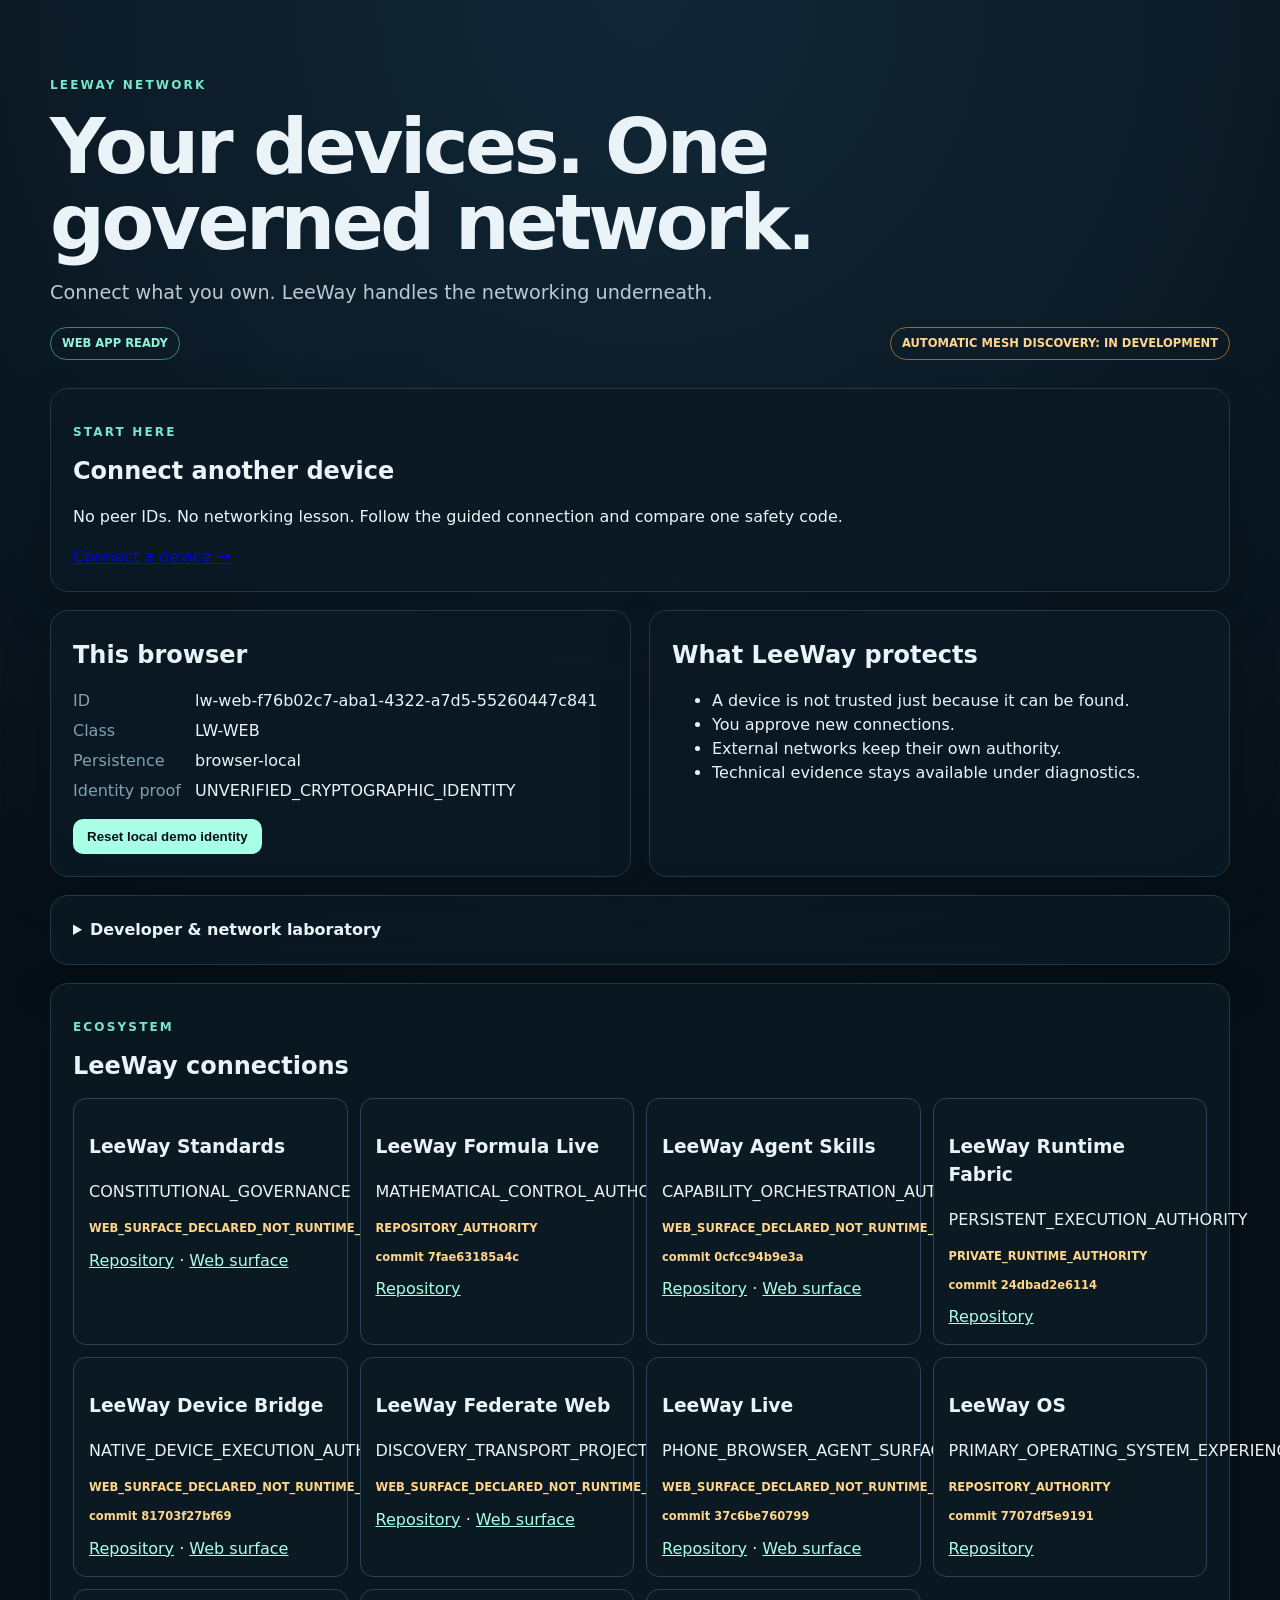
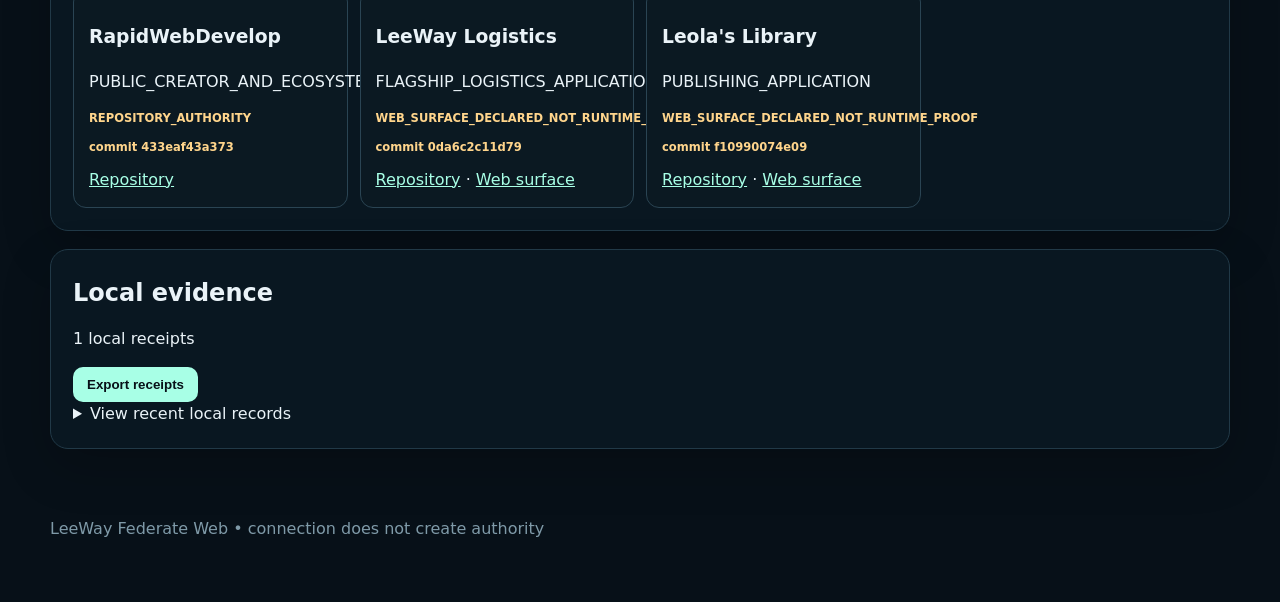
<file: index.html>
<!--
LEEWAY HEADER — DO NOT REMOVE
REGION: UI
TAG: UI.FEDERATE.WEB.INDEX
AUTHORITY: LeeWay-Standards
DISCOVERY_PIPELINE: Voice → Intent → Location → Vertical → Ranking → Render
5WH: WHAT=Human-first LeeWay network entry; WHY=Make connection understandable without removing evidence; WHO=Leeway Industries / Agent Lee; WHERE=index.html; WHEN=2026-09-24; HOW=Progressive disclosure
CHAIN: Standards → Integrated → Runtime → Projections
LICENSE: PROPRIETARY
-->
<!doctype html><html lang="en"><head><meta charset="utf-8"><meta name="viewport" content="width=device-width,initial-scale=1"><meta name="theme-color" content="#071018"><title>LeeWay Network</title><meta name="description" content="Connect devices and explore the LeeWay Federate Web"><link rel="manifest" href="./manifest.webmanifest"><link rel="stylesheet" href="./assets/styles.css"></head><body>
<header class="hero"><p class="eyebrow">LEEWAY NETWORK</p><h1>Your devices. One governed network.</h1><p class="lede">Connect what you own. LeeWay handles the networking underneath.</p><div class="status-row"><span class="pill implemented">WEB APP READY</span><span class="pill proposed">AUTOMATIC MESH DISCOVERY: IN DEVELOPMENT</span></div></header>
<main><section class="panel"><p class="eyebrow">START HERE</p><h2>Connect another device</h2><p>No peer IDs. No networking lesson. Follow the guided connection and compare one safety code.</p><a href="./connect.html">Connect a device →</a></section>
<section class="grid two"><article class="panel"><h2>This browser</h2><dl id="node-state"></dl><button id="rotate-id">Reset local demo identity</button></article><article class="panel"><h2>What LeeWay protects</h2><ul><li>A device is not trusted just because it can be found.</li><li>You approve new connections.</li><li>External networks keep their own authority.</li><li>Technical evidence stays available under diagnostics.</li></ul></article></section>
<details class="panel"><summary><strong>Developer & network laboratory</strong></summary><p>The sections below are engineering surfaces. They are not required to connect an ordinary device.</p><p><a href="./peer.html">Open advanced peer diagnostics</a></p><section><div class="section-head"><div><p class="eyebrow">FEDERATION LAB</p><h2>Topology and path decision</h2></div><button id="run-lab">Run governed lab</button></div><p>This lab uses synthetic telemetry and is not a claim of live Formula execution.</p><div id="lab-results" class="lab-results"></div></section></details>
<section class="panel"><div class="section-head"><div><p class="eyebrow">ECOSYSTEM</p><h2>LeeWay connections</h2></div></div><div id="ecosystem" class="cards"></div></section>
<section class="panel"><h2>Local evidence</h2><p id="receipt-count">0 local receipts</p><button id="export-receipts">Export receipts</button><details><summary>View recent local records</summary><pre id="receipt-preview"></pre></details></section></main>
<footer><p>LeeWay Federate Web • connection does not create authority</p></footer><script src="./src/service-worker-client.js"></script><script type="module" src="./src/main.js"></script></body></html>
</file>
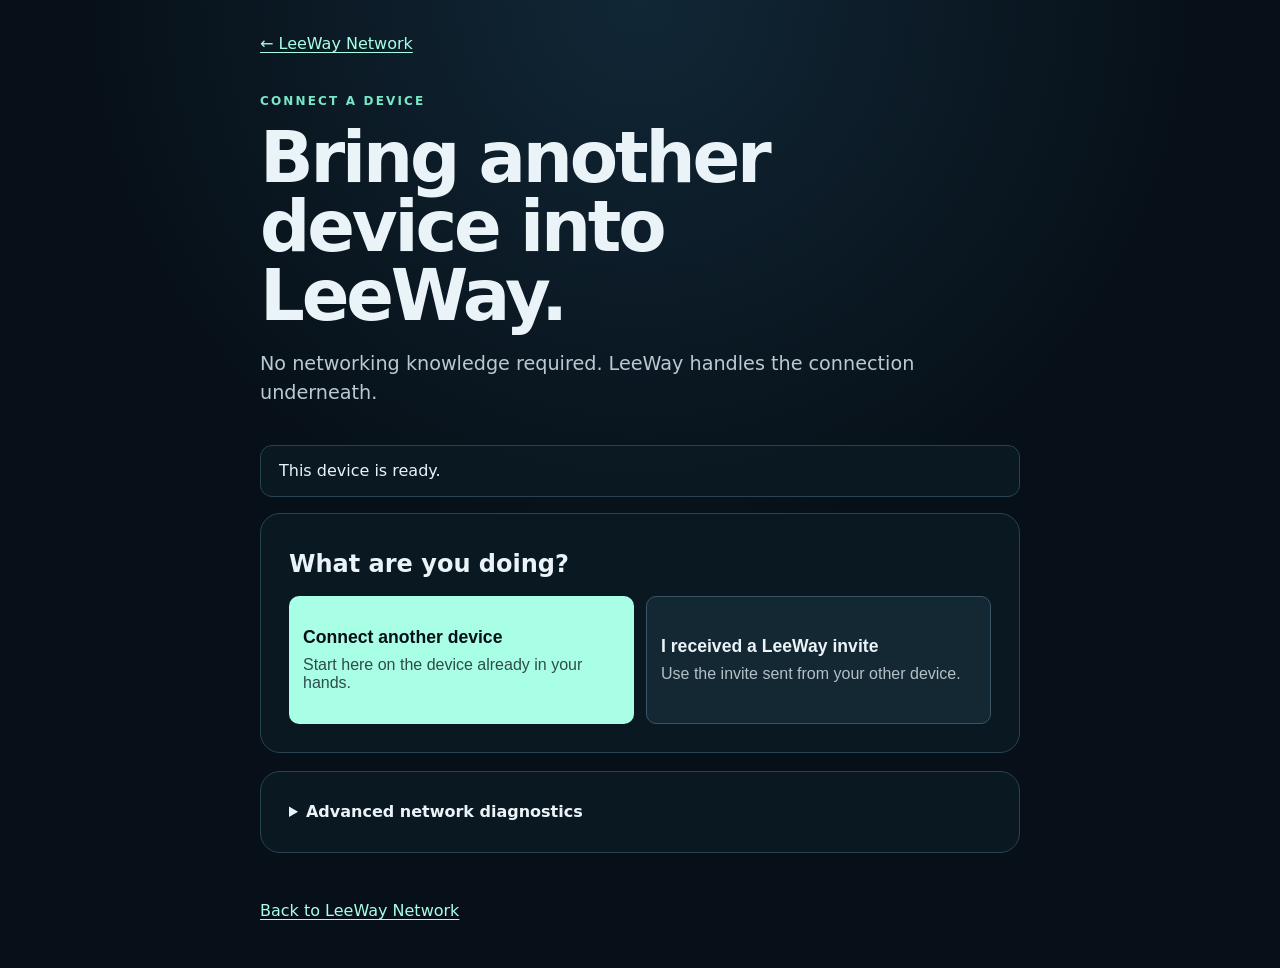
<file: connect.html>
<!doctype html>
<!--
LEEWAY HEADER — DO NOT REMOVE
REGION: UI
TAG: UI.FEDERATE.CONNECT
AUTHORITY: LeeWay-Standards
DISCOVERY_PIPELINE: Voice → Intent → Location → Vertical → Ranking → Render
5WH:
WHAT = Plain-language LeeWay device connection experience
WHY = Hide protocol mechanics from ordinary users while preserving explicit authorization
WHO = Leeway Industries / Agent Lee System Engineer
WHERE = connect.html
WHEN = 2026-09-24
HOW = Progressive disclosure over the verified WebRTC peer engine
CHAIN: Standards → Integrated → Runtime → Projections
LICENSE: PROPRIETARY
-->
<html lang="en"><head><meta charset="utf-8"><meta name="viewport" content="width=device-width,initial-scale=1">
<meta name="theme-color" content="#071018"><meta name="description" content="Connect another device to LeeWay">
<title>Connect a Device | LeeWay</title><link rel="stylesheet" href="./assets/styles.css"><link rel="stylesheet" href="./assets/connect.css"></head>
<body><header class="connect-header"><a class="back-link" href="./">← LeeWay Network</a><p class="eyebrow">CONNECT A DEVICE</p>
<h1>Bring another device into LeeWay.</h1><p class="lede">No networking knowledge required. LeeWay handles the connection underneath.</p></header>
<main class="connect-main">
<div id="notice" class="notice" role="status" aria-live="polite">This device is ready.</div>
<div id="error" class="notice error" role="alert" hidden></div>
<section class="connect-card" aria-labelledby="choice-title" id="choice">
<h2 id="choice-title">What are you doing?</h2><div class="choice-grid">
<button class="choice" id="start"><strong>Connect another device</strong><span>Start here on the device already in your hands.</span></button>
<button class="choice secondary" id="receive"><strong>I received a LeeWay invite</strong><span>Use the invite sent from your other device.</span></button>
</div></section>

<section class="connect-card step" id="invite-step" hidden aria-labelledby="invite-title">
<p class="step-number">STEP 1 OF 2</p><h2 id="invite-title">Send the invite to your other device</h2>
<p>Use Share on your phone, or copy it and send it to yourself privately.</p>
<div class="button-row"><button id="share-invite">Share invite</button><button class="secondary-button" id="copy-invite">Copy invite</button></div>
<p class="hint">Keep the invite private. It expires automatically.</p>
<h3>When the other device sends approval back</h3>
<label for="trusted-answer-peer">Trusted approving device ID (copy from the other device over a separate trusted channel)</label><input id="trusted-answer-peer" autocomplete="off" spellcheck="false" placeholder="lw-peer-…" required><p class="hint">The signed approval alone does not establish who sent it. Confirm the full ID independently before finishing.</p>
<label for="approval-input">Paste the approval here</label><textarea id="approval-input" rows="4" autocomplete="off" spellcheck="false" placeholder="Paste the LeeWay approval"></textarea>
<button id="check-approval">Check approval</button>
<div id="approval-review" class="review" hidden>
<p>Both devices should show the same safety code:</p><output id="approval-code" class="safety-code" aria-label="Safety code"></output>
<label class="confirm"><input id="approval-match" type="checkbox"> The safety code matches the other device.</label>
<button id="finish" disabled>Finish connection</button></div>
</section>

<section class="connect-card step" id="receive-step" hidden aria-labelledby="receive-title">
<p class="step-number">STEP 1 OF 2</p><h2 id="receive-title">Paste the invite from your other device</h2>
<label for="trusted-peer">Trusted sending device ID (copy from the other device over a separate trusted channel)</label><input id="trusted-peer" autocomplete="off" spellcheck="false" placeholder="lw-peer-…" required><p class="hint">The signed invite alone does not establish who sent it. Confirm the full ID independently before allowing a connection.</p><label for="invite-input">LeeWay invite</label><textarea id="invite-input" rows="4" autocomplete="off" spellcheck="false" placeholder="Paste the LeeWay invite"></textarea>
<button id="check-invite">Continue</button>
<div id="invite-review" class="review" hidden>
<h3>Connection request found</h3><p>LeeWay verified that the invite has not been changed.</p>
<button id="allow">Allow this connection</button></div>
<div id="return-approval" class="review" hidden>
<p class="step-number">STEP 2 OF 2</p><h3>Send this approval back</h3>
<p>Compare this safety code with the first device before it finishes connecting:</p>
<output id="invite-code" class="safety-code" aria-label="Safety code"></output>
<div class="button-row"><button id="share-approval">Share approval</button><button class="secondary-button" id="copy-approval">Copy approval</button></div>
<p class="hint">Keep this screen open until the other device says Connected.</p></div>
</section>

<section class="connect-card connected" id="connected" hidden aria-labelledby="connected-title">
<div class="success-mark" aria-hidden="true">✓</div><h2 id="connected-title">Connected to LeeWay</h2>
<p>Your two devices now have an encrypted direct data connection.</p>
<div class="connection-facts"><span>Status</span><strong>Connected</strong><span>Connection</span><strong>Encrypted</strong></div>
<label for="test-message">Send a quick test</label><div class="message-row"><input id="test-message" value="Hello from LeeWay" maxlength="200"><button id="send-test">Send</button></div>
<p id="message-status" aria-live="polite"></p><button class="secondary-button" id="disconnect">Disconnect</button>
</section>

<details class="advanced"><summary>Advanced network diagnostics</summary>
<p>For developers and troubleshooting only. Normal users do not need these values.</p>
<dl><dt>Signing identity</dt><dd id="advanced-id">Loading…</dd><dt>Transport state</dt><dd id="advanced-state">Idle</dd><dt>Partner</dt><dd id="advanced-peer">Not connected</dd></dl>
<p><a href="./peer.html">Open full engineering console</a></p></details>
</main><footer><a href="./">Back to LeeWay Network</a></footer><script src="./src/service-worker-client.js"></script><script type="module" src="./src/connect.js"></script></body></html>
</file>
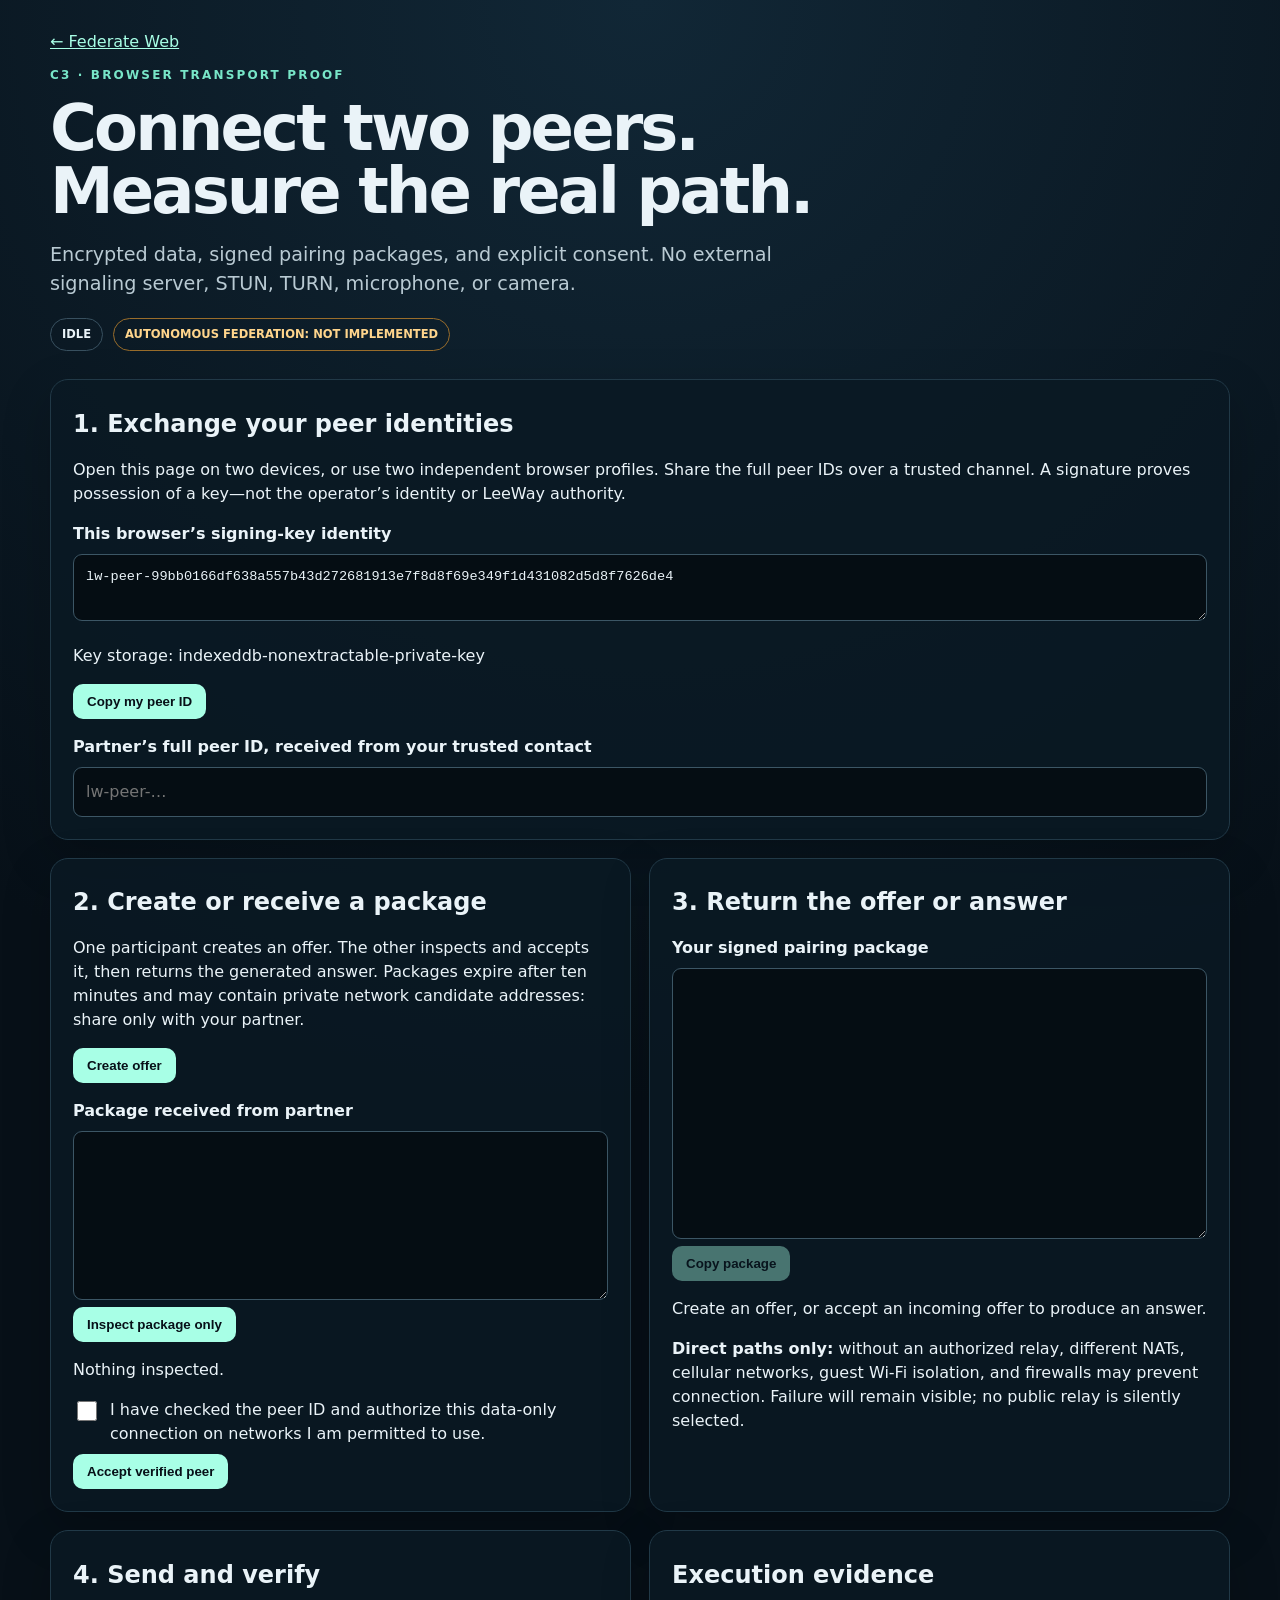
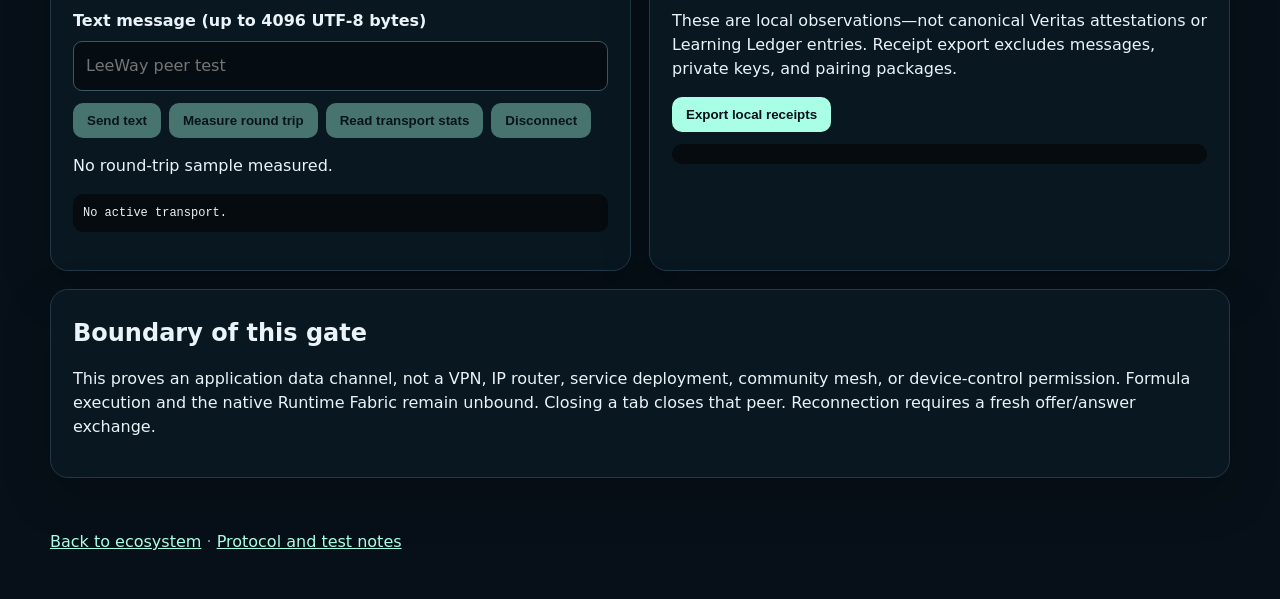
<file: peer.html>
<!doctype html>
<!-- LEEWAY HEADER — DO NOT REMOVE
REGION: UI
TAG: UI.FEDERATE.PEER.INDEX
AUTHORITY: LeeWay-Standards
AUTHORIZED_ROLES: Creator; Agent Lee within approved browser transport scope
DISCOVERY_PIPELINE: Voice → Intent → Location → Vertical → Ranking → Render
5WH:
WHAT = Manual peer connection proof surface
WHY = Exercise real browser data transport with explicit peer consent
WHO = Leeway Industries / Agent Lee System Engineer
WHERE = peer.html
WHEN = 2026-09-24
HOW = Native browser WebRTC and WebCrypto; no hosted signaling or ICE services
CHAIN: Standards → Integrated → Runtime → Projections
LICENSE: PROPRIETARY (see LICENSE.md) -->
<html lang="en"><head><meta charset="utf-8"><meta name="viewport" content="width=device-width,initial-scale=1">
<meta name="theme-color" content="#071018"><meta name="referrer" content="no-referrer">
<title>Peer Connection | LeeWay Federate Web</title>
<link rel="stylesheet" href="./assets/styles.css"><link rel="stylesheet" href="./assets/peer.css"></head>
<body>
<header class="hero peer-hero"><a href="./">← Federate Web</a><p class="eyebrow">C3 · BROWSER TRANSPORT PROOF</p>
<h1>Connect two peers.<br>Measure the real path.</h1>
<p class="lede">Encrypted data, signed pairing packages, and explicit consent. No external signaling server, STUN, TURN, microphone, or camera.</p>
<div class="status-row"><span class="pill" id="connection-state" role="status">INITIALIZING</span><span class="pill proposed">AUTONOMOUS FEDERATION: NOT IMPLEMENTED</span></div></header>
<main>
<div id="error" class="panel error" role="alert" hidden></div>
<section class="panel"><h2>1. Exchange your peer identities</h2>
<p>Open this page on two devices, or use two independent browser profiles. Share the full peer IDs over a trusted channel. A signature proves possession of a key—not the operator’s identity or LeeWay authority.</p>
<label for="peer-id">This browser’s signing-key identity</label><textarea id="peer-id" rows="2" readonly aria-label="Your peer identity"></textarea>
<p id="identity-storage"></p><button id="copy-id" disabled>Copy my peer ID</button>
<label for="expected-peer">Partner’s full peer ID, received from your trusted contact</label><input id="expected-peer" autocomplete="off" spellcheck="false" placeholder="lw-peer-…">
</section>
<section class="grid two">
<article class="panel"><h2>2. Create or receive a package</h2>
<p>One participant creates an offer. The other inspects and accepts it, then returns the generated answer. Packages expire after ten minutes and may contain private network candidate addresses: share only with your partner.</p>
<button id="create-offer" disabled>Create offer</button>
<label for="incoming">Package received from partner</label><textarea id="incoming" rows="7" spellcheck="false" autocomplete="off"></textarea>
<button id="inspect" disabled>Inspect package only</button><p id="inspection" role="status">Nothing inspected.</p>
<label class="consent"><input type="checkbox" id="consent"> I have checked the peer ID and authorize this data-only connection on networks I am permitted to use.</label>
<button id="accept" disabled>Accept verified peer</button>
</article>
<article class="panel"><h2>3. Return the offer or answer</h2>
<label for="outgoing">Your signed pairing package</label><textarea id="outgoing" rows="12" readonly spellcheck="false"></textarea>
<button id="copy-package" disabled>Copy package</button><p id="pairing-instructions" role="status">Create an offer, or accept an incoming offer to produce an answer.</p>
<p><strong>Direct paths only:</strong> without an authorized relay, different NATs, cellular networks, guest Wi-Fi isolation, and firewalls may prevent connection. Failure will remain visible; no public relay is silently selected.</p>
</article></section>
<section class="grid two"><article class="panel"><h2>4. Send and verify</h2>
<label for="message">Text message (up to 4096 UTF-8 bytes)</label><input id="message" autocomplete="off" placeholder="LeeWay peer test">
<div class="button-row"><button id="send" disabled>Send text</button><button id="ping" disabled>Measure round trip</button><button id="stats" disabled>Read transport stats</button><button id="disconnect" disabled>Disconnect</button></div>
<p id="round-trip" role="status">No round-trip sample measured.</p><pre id="transport-stats">No active transport.</pre>
<ul id="messages" aria-live="polite" aria-label="Peer messages"></ul>
</article><article class="panel"><h2>Execution evidence</h2>
<p>These are local observations—not canonical Veritas attestations or Learning Ledger entries. Receipt export excludes messages, private keys, and pairing packages.</p>
<button id="export">Export local receipts</button><pre id="events" aria-live="polite"></pre>
</article></section>
<section class="panel"><h2>Boundary of this gate</h2><p>This proves an application data channel, not a VPN, IP router, service deployment, community mesh, or device-control permission. Formula execution and the native Runtime Fabric remain unbound. Closing a tab closes that peer. Reconnection requires a fresh offer/answer exchange.</p></section>
</main><footer><a href="./">Back to ecosystem</a> · <a href="./docs/PEER-CONNECTION.md">Protocol and test notes</a></footer>
<script src="./src/service-worker-client.js"></script><script type="module" src="./src/peer.js"></script></body></html>
</file>
<file: assets/styles.css>
/*
LEEWAY HEADER — DO NOT REMOVE
REGION: UI
TAG: UI.FEDERATE.WEB.STYLES
AUTHORITY: LeeWay-Standards
DISCOVERY_PIPELINE: Voice → Intent → Location → Vertical → Ranking → Render
5WH: WHAT=Federate Web styles; WHY=Readable evidence and topology UI; WHO=Leeway Industries; WHERE=assets/styles.css; WHEN=2026-09-24; HOW=Native CSS
CHAIN: Standards → Integrated → Runtime → Projections
LICENSE: PROPRIETARY
*/
:root{font-family:Inter,ui-sans-serif,system-ui,-apple-system,Segoe UI,sans-serif;color:#eaf3f8;background:#071018;line-height:1.5}*{box-sizing:border-box}body{margin:0;background:radial-gradient(circle at top,#112736,#071018 48%);min-height:100vh}.hero,main,footer{width:min(1180px,calc(100% - 32px));margin:auto}.hero{padding:64px 0 28px}h1{font-size:clamp(2.2rem,6vw,5.4rem);line-height:.98;margin:.2em 0;max-width:1000px;letter-spacing:-.045em}h2{margin:.15em 0 .6em}.lede{font-size:1.2rem;max-width:760px;color:#b9cad3}.eyebrow{letter-spacing:.18em;font-size:.75rem;font-weight:800;color:#78e6c8}.status-row,.section-head{display:flex;gap:10px;flex-wrap:wrap;align-items:center;justify-content:space-between}.pill{border:1px solid #38505f;border-radius:999px;padding:7px 11px;font-size:.72rem;font-weight:800}.implemented{border-color:#2d8e74;color:#8ff4d7}.proposed{border-color:#996d2b;color:#ffd58c}main{display:grid;gap:18px;padding-bottom:42px}.grid.two{display:grid;grid-template-columns:repeat(2,minmax(0,1fr));gap:18px}.panel{background:rgba(10,25,35,.86);border:1px solid #213947;border-radius:18px;padding:22px;box-shadow:0 18px 50px rgba(0,0,0,.2)}button{background:#a8ffe6;color:#071018;border:0;border-radius:10px;padding:10px 14px;font-weight:800;cursor:pointer}dl{display:grid;grid-template-columns:max-content 1fr;gap:6px 14px}dt{color:#82a0b0}dd{margin:0;overflow-wrap:anywhere}.cards{display:grid;grid-template-columns:repeat(auto-fit,minmax(220px,1fr));gap:12px}.card{padding:15px;border:1px solid #2a4453;border-radius:13px;background:#0b1922}.card a{color:#a8ffe6}.state{font-size:.72rem;font-weight:800;color:#ffd58c}.lab-results{display:grid;gap:8px;margin-top:14px}.route{display:flex;justify-content:space-between;gap:12px;padding:10px 12px;background:#09151d;border-radius:10px;border:1px solid #1d3542}.winner{border-color:#51b99b}pre{max-height:240px;overflow:auto;background:#050b0f;padding:10px;border-radius:10px;font-size:.75rem}footer{padding:10px 0 45px;color:#7f9aa8}@media(max-width:760px){.grid.two{grid-template-columns:1fr}.hero{padding-top:38px}}
</file>
<file: assets/connect.css>
/*
LEEWAY HEADER — DO NOT REMOVE
REGION: UI
TAG: UI.FEDERATE.CONNECT.STYLES
AUTHORITY: LeeWay-Standards
5WH: WHAT=Human connection UI styles; WHY=Plain mobile-first device setup; WHO=Leeway Industries; WHERE=assets/connect.css; WHEN=2026-09-24; HOW=Native responsive CSS
CHAIN: Standards → Integrated → Runtime → Projections
LICENSE: PROPRIETARY
*/
.connect-header,.connect-main,body>footer{width:min(760px,calc(100% - 28px));margin-inline:auto}.connect-header{padding:32px 0 18px}.connect-header h1{font-size:clamp(2.1rem,8vw,4.4rem);max-width:720px}.connect-header a,body>footer a,.advanced a{color:#a8ffe6;text-decoration-thickness:1px;text-underline-offset:3px}.back-link{display:inline-block;margin-bottom:24px}.connect-main{display:grid;gap:16px;padding-bottom:36px}.connect-card,.notice,.advanced{background:rgba(10,25,35,.92);border:1px solid #294451;border-radius:20px;padding:clamp(18px,4vw,28px)}.notice{padding:13px 18px;border-radius:12px}.notice.error{border-color:#b86d4b;color:#ffd5c3}.choice-grid{display:grid;grid-template-columns:1fr 1fr;gap:12px}.choice{min-height:128px;text-align:left;display:flex;flex-direction:column;justify-content:center;gap:8px;font-size:1rem}.choice strong{font-size:1.1rem}.choice span{font-weight:500;opacity:.75}.choice.secondary,.secondary-button{background:#132833;color:#eaf3f8;border:1px solid #395566}.step-number{font-size:.74rem;letter-spacing:.15em;color:#78e6c8;font-weight:800}.hint{color:#9bb1bd;font-size:.92rem}.review{margin-top:18px;padding-top:18px;border-top:1px solid #294451}.safety-code{display:block;font:800 clamp(1.8rem,8vw,3rem)/1.2 ui-monospace,monospace;letter-spacing:.12em;margin:12px 0 18px;color:#a8ffe6}.confirm{display:flex;align-items:flex-start;gap:10px;margin:12px 0}.confirm input{width:22px;height:22px;flex:none}.success-mark{width:58px;height:58px;border-radius:50%;display:grid;place-items:center;background:#a8ffe6;color:#071018;font-size:2rem;font-weight:900}.connection-facts{display:grid;grid-template-columns:1fr auto;gap:8px 16px;background:#071018;padding:14px;border-radius:12px;margin:18px 0}.message-row{display:grid;grid-template-columns:1fr auto;gap:8px}input:not([type=checkbox]),textarea{width:100%;min-width:0;background:#071018;color:#eaf3f8;border:1px solid #3c5665;border-radius:10px;padding:12px;font:inherit}textarea{font-family:ui-monospace,monospace;font-size:.86rem;resize:vertical}input::placeholder,textarea::placeholder{color:#8098a5}button:focus-visible,a:focus-visible,input:focus-visible,textarea:focus-visible,summary:focus-visible{outline:3px solid #ffd58c;outline-offset:3px}.advanced{margin-top:2px}.advanced summary{cursor:pointer;font-weight:800}.advanced dl{grid-template-columns:130px 1fr}.advanced dd{word-break:break-all}.button-row{display:flex;flex-wrap:wrap;gap:8px}
@media(max-width:620px){.choice-grid{grid-template-columns:1fr}.choice{min-height:105px}.message-row{grid-template-columns:1fr}.message-row button{width:100%}.button-row>*{flex:1}.advanced dl{grid-template-columns:1fr}.advanced dt{margin-top:8px}}
@media(prefers-reduced-motion:reduce){*{scroll-behavior:auto!important;transition:none!important;animation:none!important}}
</file>
<file: assets/peer.css>
/* LEEWAY HEADER — DO NOT REMOVE
REGION: UI
TAG: UI.FEDERATE.PEER.STYLES
AUTHORITY: LeeWay-Standards
AUTHORIZED_ROLES: Creator; Agent Lee within approved browser transport scope
DISCOVERY_PIPELINE: Voice → Intent → Location → Vertical → Ranking → Render
5WH:
WHAT = Manual peer connection proof surface
WHY = Exercise real browser data transport with explicit peer consent
WHO = Leeway Industries / Agent Lee System Engineer
WHERE = assets/peer.css
WHEN = 2026-09-24
HOW = Native browser WebRTC and WebCrypto; no hosted signaling or ICE services
CHAIN: Standards → Integrated → Runtime → Projections
LICENSE: PROPRIETARY (see LICENSE.md) */
.peer-hero{padding-top:30px}.peer-hero h1{font-size:clamp(2rem,5vw,4rem)}
a{color:#a8ffe6}label{display:block;font-weight:650;margin:16px 0 8px}
input:not([type=checkbox]),textarea{width:100%;min-width:0;background:#050d13;color:#eaf3f8;border:1px solid #3c5665;border-radius:9px;padding:12px;font:inherit;resize:vertical}
textarea{font-family:ui-monospace,monospace;font-size:.85rem;overflow-wrap:anywhere}.button-row{display:flex;flex-wrap:wrap;gap:8px;margin-top:12px}
button:disabled{opacity:.4;cursor:not-allowed}button:focus-visible,a:focus-visible,input:focus-visible,textarea:focus-visible{outline:3px solid #ffd58c;outline-offset:3px}
.consent{display:flex;align-items:flex-start;gap:10px;font-weight:400}.consent input{width:20px;min-width:20px;height:20px}
.error{border-color:#eea069;color:#ffd7b7}.peer-hero .status-row{justify-content:flex-start}#messages{padding-left:22px;overflow-wrap:anywhere}#peer-id{min-height:65px}#inspection{overflow-wrap:anywhere}pre{white-space:pre-wrap;overflow-wrap:anywhere}
</file>
